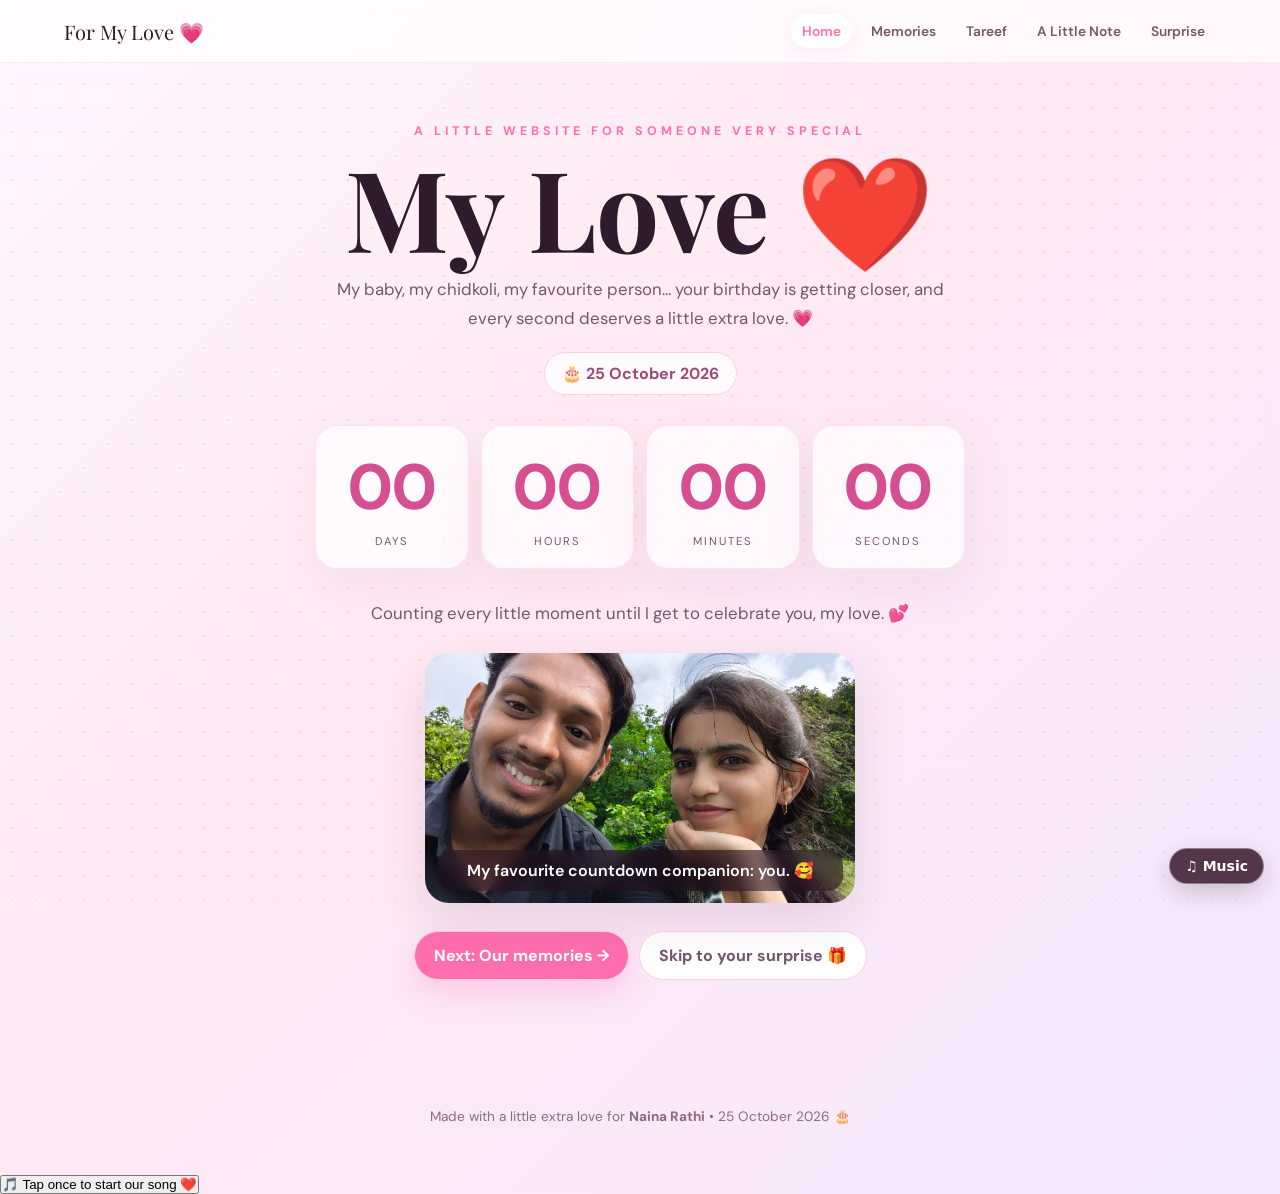
<file: index.html>
<!DOCTYPE html><html lang="en"><head><meta charset="UTF-8"><meta name="viewport" content="width=device-width,initial-scale=1.0">
<title>Birthday Countdown | My Love</title><link rel="stylesheet" href="style.css">
<link rel="manifest" href="manifest.webmanifest"><meta name="theme-color" content="#ff6fae"><meta name="mobile-web-app-capable" content="yes"><meta name="apple-mobile-web-app-capable" content="yes"><meta name="apple-mobile-web-app-status-bar-style" content="default"><link rel="apple-touch-icon" href="assets/icon-192.png"></head><body>
<nav><a class="brand" href="index.html">For My Love 💗</a><div class="navlinks"><a class="active" href="index.html">Home</a><a href="memories.html">Memories</a><a href="tareef.html">Tareef</a><a href="letter.html">A Little Note</a><a href="surprise.html">Surprise</a></div></nav>
<main class="container hero"><div class="hero-inner">
<div class="kicker">A little website for someone very special</div>
<h1>My Love ❤️</h1>
<p class="subtitle">My baby, my chidkoli, my favourite person… your birthday is getting closer, and every second deserves a little extra love. 💗</p>
<div class="pill">🎂 25 October 2026</div>
<div class="countdown">
<div class="unit"><div class="num" id="days">--</div><div class="lab">Days</div></div><div class="unit"><div class="num" id="hours">--</div><div class="lab">Hours</div></div><div class="unit"><div class="num" id="minutes">--</div><div class="lab">Minutes</div></div><div class="unit"><div class="num" id="seconds">--</div><div class="lab">Seconds</div></div></div>
<p class="count-label">Counting every little moment until I get to celebrate you, my love. 💕</p>
<div class="mini-photo"><img src="assets/love2.jpg" alt="A favourite moment together"><div>My favourite countdown companion: you. 🥰</div></div>
<div style="margin-top:20px"><a class="btn primary" href="memories.html">Next: Our memories →</a><a class="btn secondary" href="surprise.html">Skip to your surprise 🎁</a></div>
<div style="margin-top:8px"><button id="installApp" class="btn secondary" style="cursor:pointer;display:none">📲 Install Birthday App</button></div>
</div></main><footer>Made with a little extra love for <b>Naina Rathi</b> • 25 October 2026 🎂</footer>
<script src="script.js"></script></body></html>
</file>
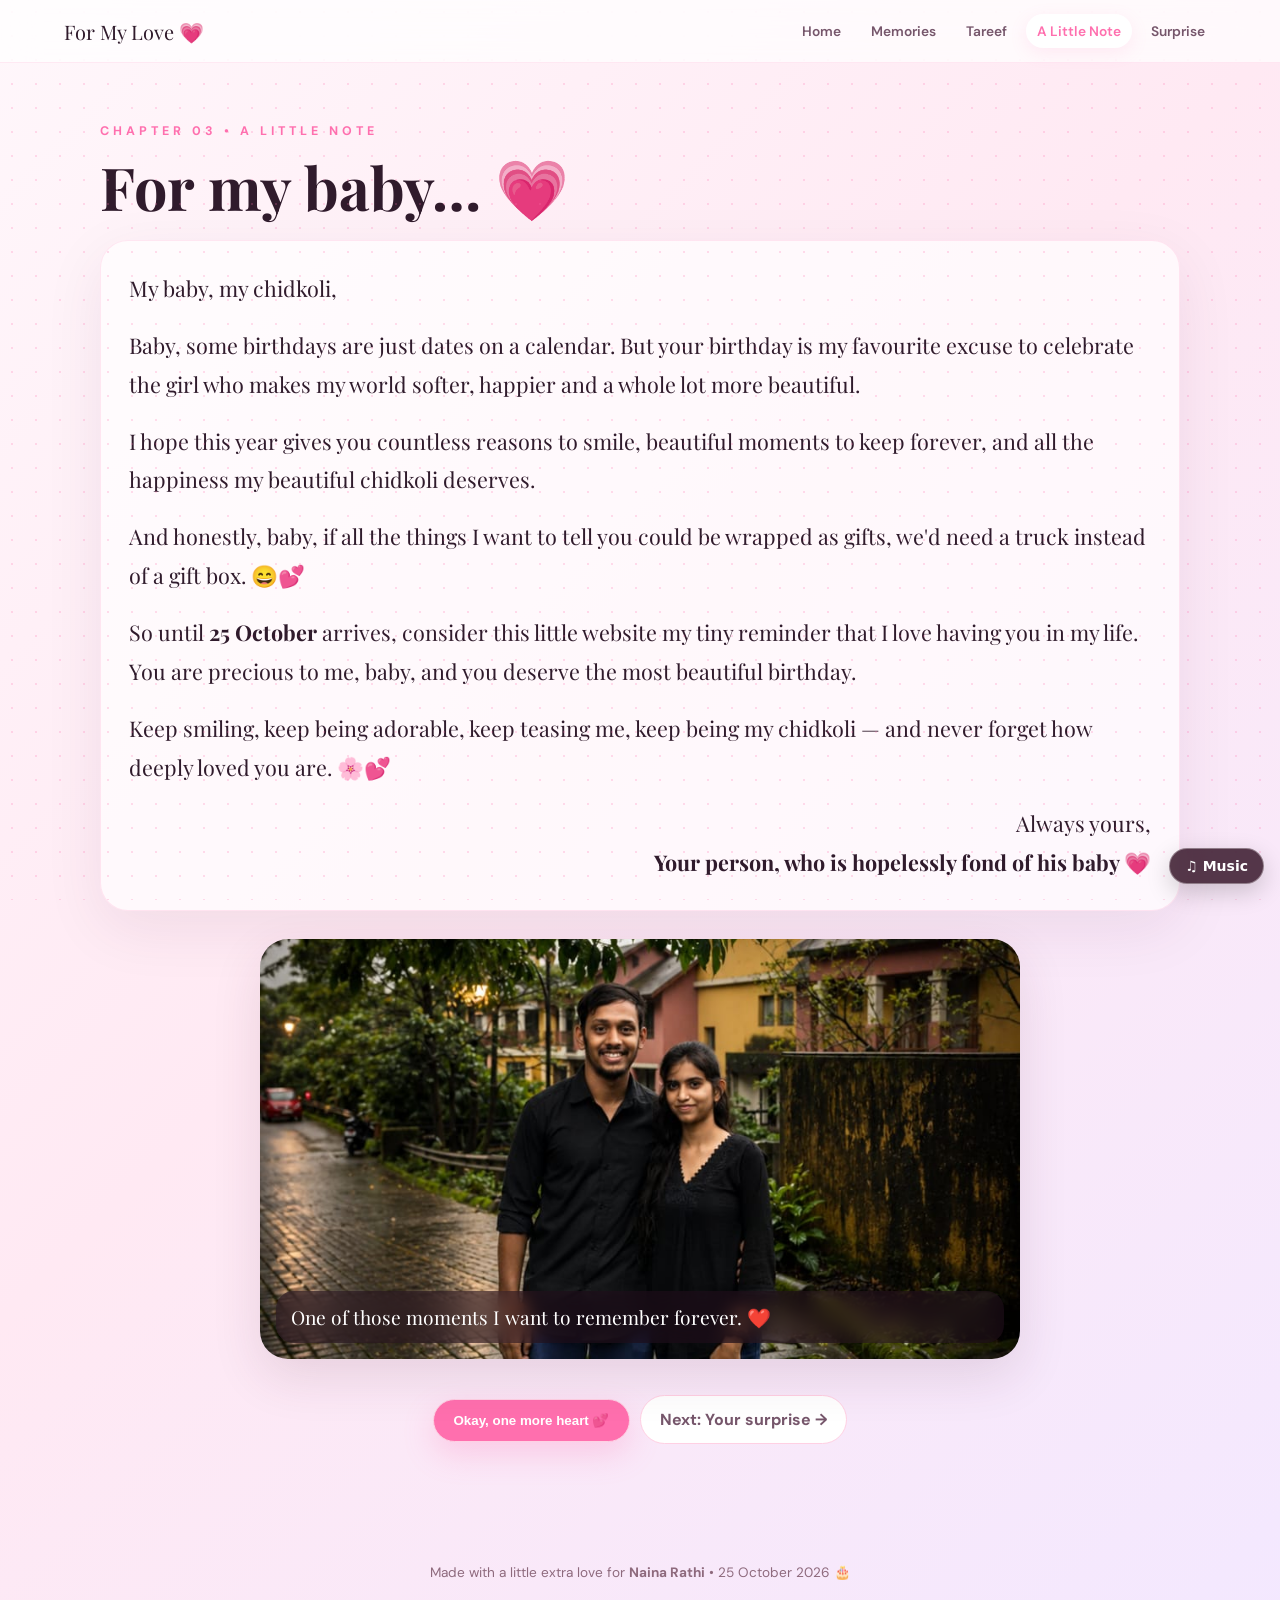
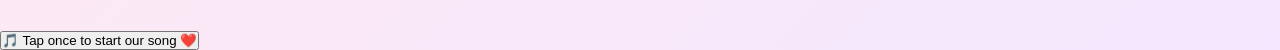
<file: letter.html>
<!DOCTYPE html><html lang="en"><head><meta charset="UTF-8"><meta name="viewport" content="width=device-width,initial-scale=1.0">
<title>A Little Note | Naina Rathi</title><link rel="stylesheet" href="style.css"></head><body>
<nav><a class="brand" href="index.html">For My Love 💗</a><div class="navlinks"><a href="index.html">Home</a><a href="memories.html">Memories</a><a href="tareef.html">Tareef</a><a class="active" href="letter.html">A Little Note</a><a href="surprise.html">Surprise</a></div></nav>
<main class="container">
<div class="kicker">Chapter 03 • A little note</div><h2>For my baby… 💗</h2>
<div class="card letter"><p>My baby, my chidkoli,</p><p>Baby, some birthdays are just dates on a calendar. But your birthday is my favourite excuse to celebrate the girl who makes my world softer, happier and a whole lot more beautiful.</p><p>I hope this year gives you countless reasons to smile, beautiful moments to keep forever, and all the happiness my beautiful chidkoli deserves.</p><p>And honestly, baby, if all the things I want to tell you could be wrapped as gifts, we'd need a truck instead of a gift box. 😄💕</p><p>So until <b>25 October</b> arrives, consider this little website my tiny reminder that I love having you in my life. You are precious to me, baby, and you deserve the most beautiful birthday.</p><p>Keep smiling, keep being adorable, keep teasing me, keep being my chidkoli — and never forget how deeply loved you are. 🌸💕</p><p style="text-align:right">Always yours,<br><b>Your person, who is hopelessly fond of his baby 💗</b></p></div>
<div class="feature-wide"><img src="assets/love3.jpg" alt="A tender memory"><div>One of those moments I want to remember forever. ❤️</div></div>
<div style="text-align:center;margin-top:28px"><button class="btn primary" data-hearts>Okay, one more heart 💕</button><a class="btn secondary" href="surprise.html">Next: Your surprise →</a></div>
</main><footer>Made with a little extra love for <b>Naina Rathi</b> • 25 October 2026 🎂</footer><script src="script.js"></script></body></html>
</file>
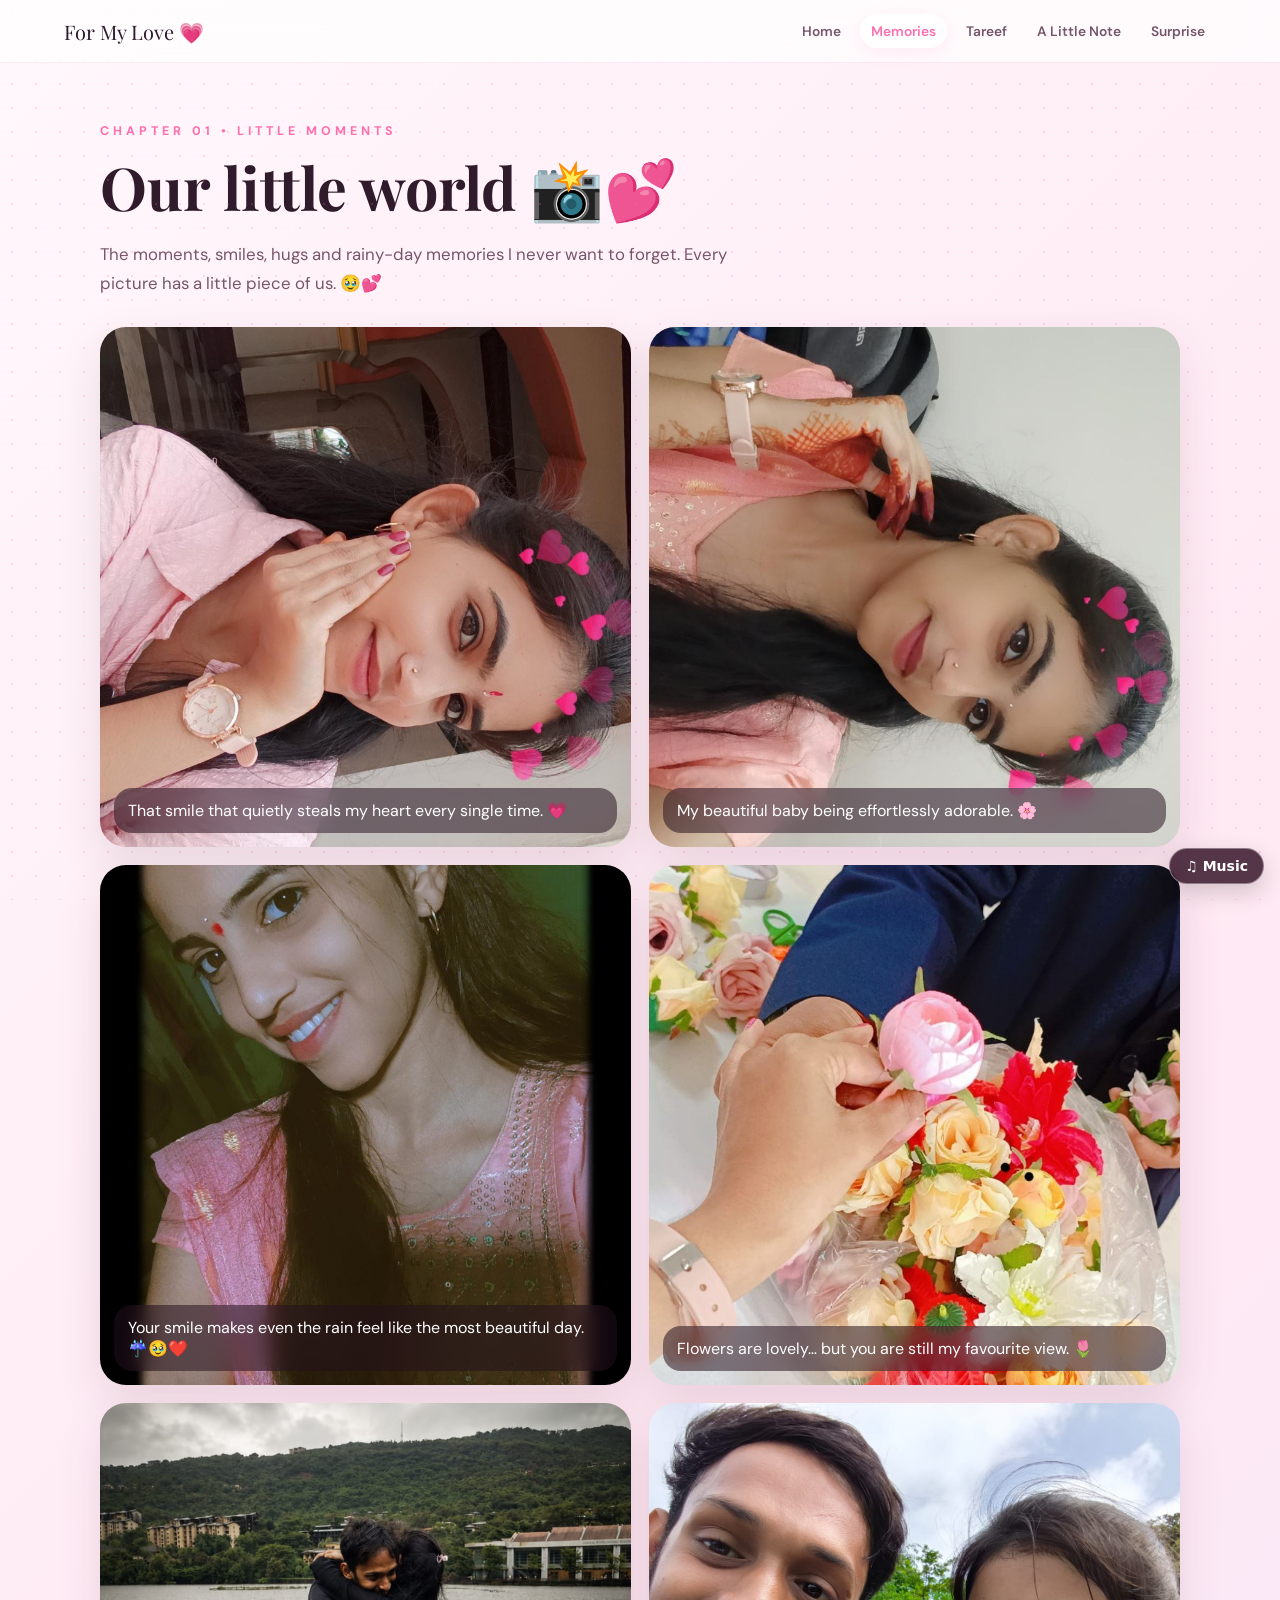
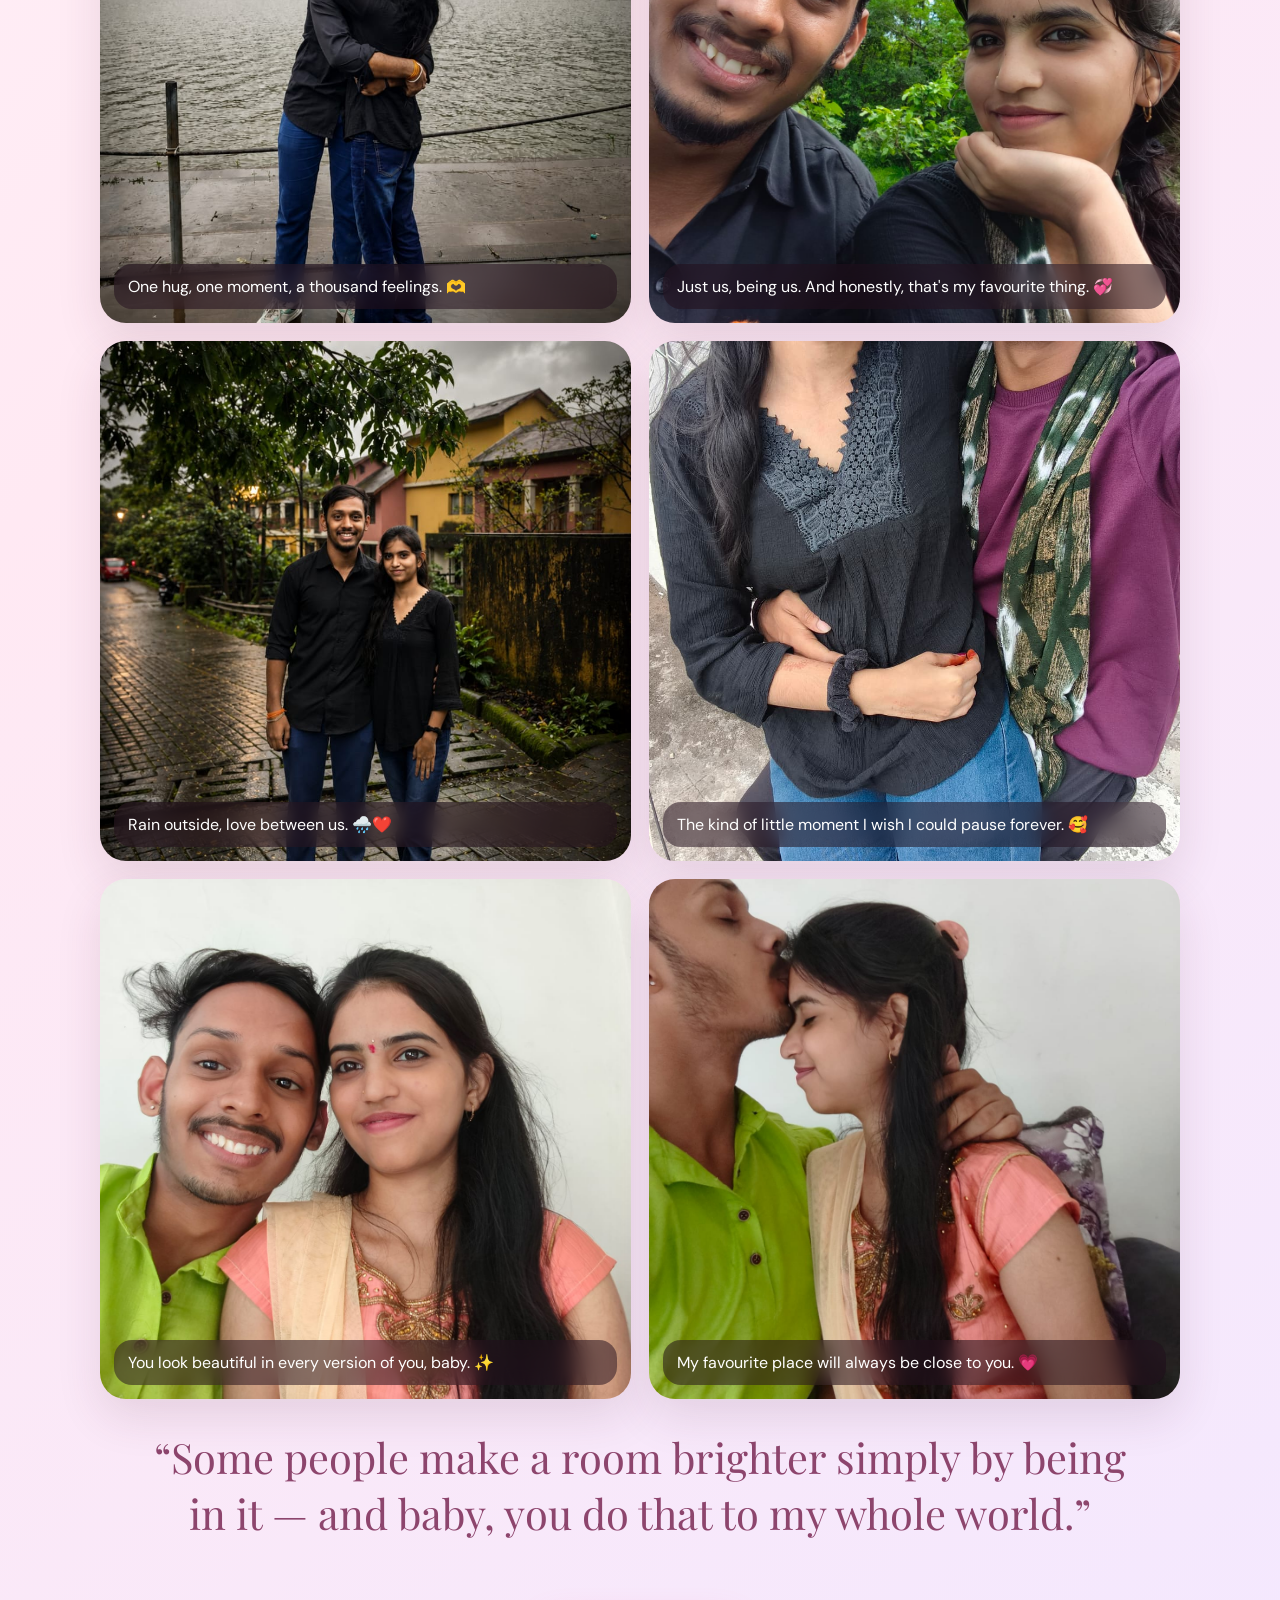
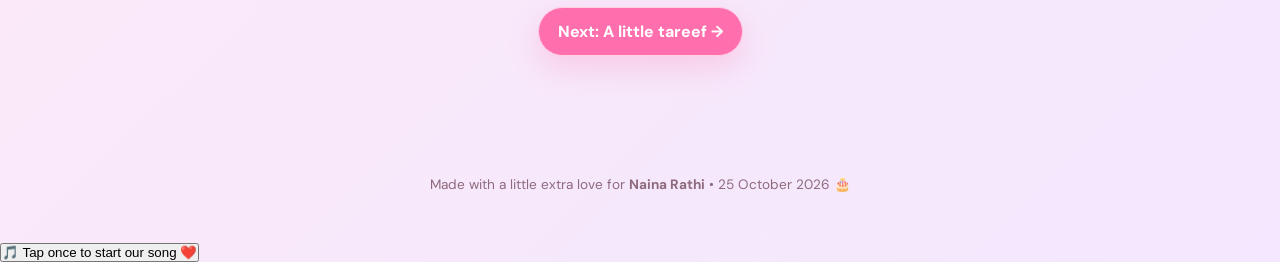
<file: memories.html>
<!DOCTYPE html><html lang="en"><head><meta charset="UTF-8"><meta name="viewport" content="width=device-width,initial-scale=1.0">
<title>Memories | Naina Rathi</title><link rel="stylesheet" href="style.css"></head><body>
<nav><a class="brand" href="index.html">For My Love 💗</a><div class="navlinks"><a href="index.html">Home</a><a class="active" href="memories.html">Memories</a><a href="tareef.html">Tareef</a><a href="letter.html">A Little Note</a><a href="surprise.html">Surprise</a></div></nav>
<main class="container">
<div class="kicker">Chapter 01 • Little moments</div><h2>Our little world 📸💕</h2>
<p class="subtitle" style="margin:0">The moments, smiles, hugs and rainy-day memories I never want to forget. Every picture has a little piece of us. 🥹💕</p>
<div class="gallery">
<div class="photo tall"><img src="assets/photo1.jpg" alt="A sweet memory"><div class="caption">That smile that quietly steals my heart every single time. 💗</div></div>
<div class="photo"><img src="assets/photo2.jpg" alt="A happy memory"><div class="caption">My beautiful baby being effortlessly adorable. 🌸</div></div>
<div class="photo"><img src="assets/photo3.jpg" alt="A rainy day memory"><div class="caption">Your smile makes even the rain feel like the most beautiful day. ☔🥹❤️</div></div>
<div class="photo tall"><img src="assets/photo4.jpg" alt="A flower memory"><div class="caption">Flowers are lovely… but you are still my favourite view. 🌷</div></div>
<div class="photo"><img src="assets/love1.jpg" alt="Us together by the water"><div class="caption">One hug, one moment, a thousand feelings. 🫶</div></div>
<div class="photo tall"><img src="assets/love2.jpg" alt="A close selfie together"><div class="caption">Just us, being us. And honestly, that's my favourite thing. 💞</div></div>
<div class="photo tall"><img src="assets/love3.jpg" alt="A rainy evening together"><div class="caption">Rain outside, love between us. 🌧️❤️</div></div>
<div class="photo"><img src="assets/love4.jpg" alt="A playful close memory"><div class="caption">The kind of little moment I wish I could pause forever. 🥰</div></div>
<div class="photo"><img src="assets/love5.jpg" alt="A traditional celebration together"><div class="caption">You look beautiful in every version of you, baby. ✨</div></div>
<div class="photo tall"><img src="assets/love6.jpg" alt="A tender birthday memory"><div class="caption">My favourite place will always be close to you. 💗</div></div>
</div>
<div class="quote">“Some people make a room brighter simply by being in it — and baby, you do that to my whole world.”</div>
<div class="page-nav"><a class="btn primary" href="tareef.html">Next: A little tareef →</a></div>
</main><footer>Made with a little extra love for <b>Naina Rathi</b> • 25 October 2026 🎂</footer>
<script src="script.js"></script></body></html>
</file>
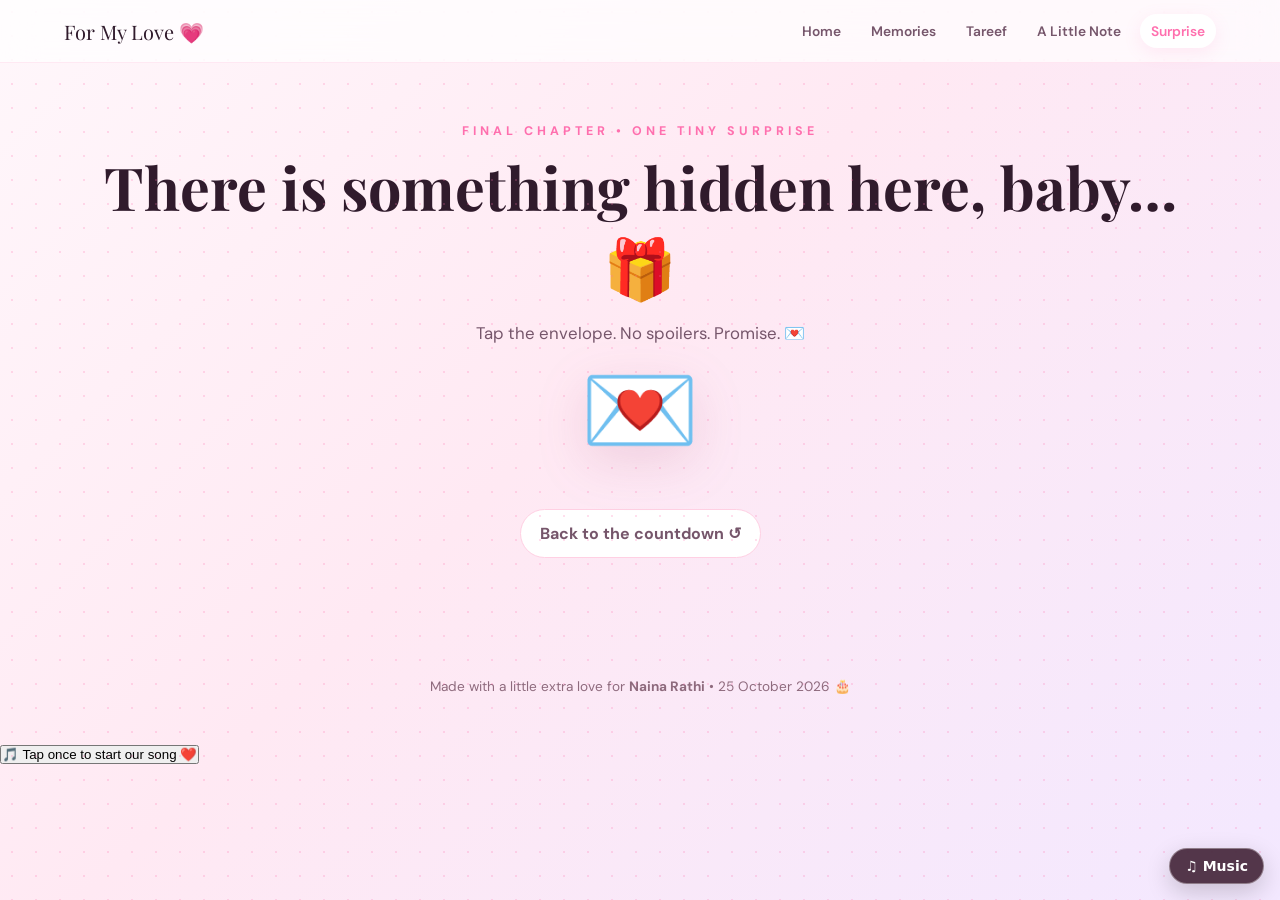
<file: surprise.html>
<!DOCTYPE html><html lang="en"><head><meta charset="UTF-8"><meta name="viewport" content="width=device-width,initial-scale=1.0">
<title>Surprise | Birthday Love</title><link rel="stylesheet" href="style.css"></head><body>
<nav><a class="brand" href="index.html">For My Love 💗</a><div class="navlinks"><a href="index.html">Home</a><a href="memories.html">Memories</a><a href="tareef.html">Tareef</a><a href="letter.html">A Little Note</a><a class="active" href="surprise.html">Surprise</a></div></nav>
<main class="container surprise"><div>
<div class="kicker">Final Chapter • One tiny surprise</div><h2>There is something hidden here, baby… 🎁</h2>
<p class="subtitle">Tap the envelope. No spoilers. Promise. 💌</p>
<div id="reveal" class="envelope" title="Open">💌</div>
<div id="secret" class="card hidden" style="max-width:780px;margin:20px auto 0"><h2 style="font-size:2.45rem">Happy Birthday Baby Ji ❤️🎂</h2><p class="subtitle">May your 25th October be filled with laughter, flowers, cake, beautiful surprises, cuddles, and all the love your little heart can hold. 💕</p><div class="love-note"><p>And baby, I have a little confession too… 🥹❤️</p><p>I'm sorry for annoying you so much, for teasing you when you least expect it, and for all the little things I do that sometimes make you roll your eyes at me. 😭😂 I know I can be a little too much sometimes, but please know that behind every bit of that nonsense is someone who loves you more than he knows how to put into words.</p><p>I love your smile, your laugh, your cute little expressions, your stubborn moments, and yes… <b>even when you're angry, you still look so pretty to me.</b> 🥺💕 Somehow, even your angry face manages to steal my heart.</p><p>So if I ever annoy you again, just remember: <b>I'm probably being stupid because I love you a lot. ❤️</b> I don't promise to stop teasing you completely, but I do promise to keep loving you, choosing you, and trying to make you smile.</p><p>Happy Birthday, my baby ji. You are one of the sweetest parts of my life, and I'm so grateful for every hug, every laugh, every silly moment, and every memory we've made together. 🫶🌸</p><p class="love-signoff">Always yours,<br><b>Your annoying-but-completely-in-love person 💗</b></p></div><div class="secret-photo"><img src="assets/love1.jpg" alt="A favourite hug"><span>My favourite place will always be right here — close to you, holding you, and making memories with you. ❤️🫂</span></div><div style="font-size:2rem;margin-top:16px">🎈 🎂 🌷 💗 ✨ 🥳</div></div>
<div class="page-nav"><a class="btn secondary" href="index.html">Back to the countdown ↺</a></div>
</div></main><footer>Made with a little extra love for <b>Naina Rathi</b> • 25 October 2026 🎂</footer><script src="script.js"></script></body></html>
</file>
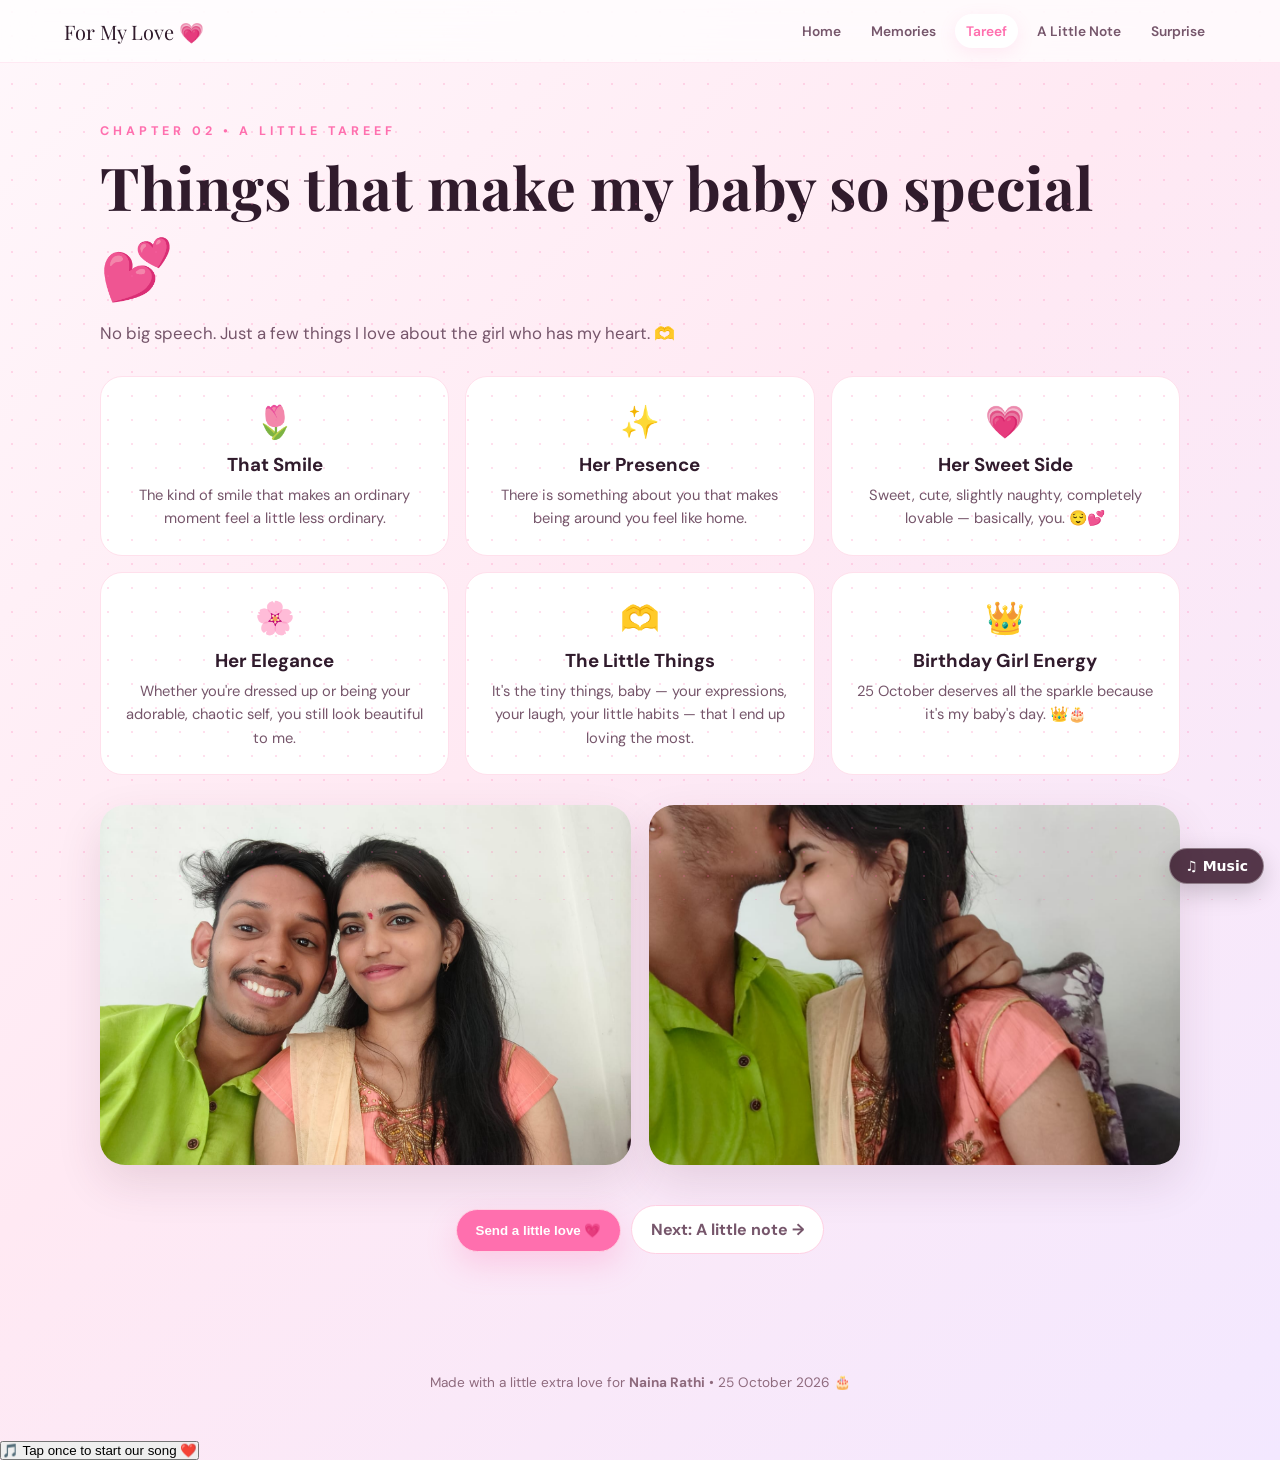
<file: tareef.html>
<!DOCTYPE html><html lang="en"><head><meta charset="UTF-8"><meta name="viewport" content="width=device-width,initial-scale=1.0">
<title>Tareef | Naina Rathi</title><link rel="stylesheet" href="style.css"></head><body>
<nav><a class="brand" href="index.html">For My Love 💗</a><div class="navlinks"><a href="index.html">Home</a><a href="memories.html">Memories</a><a class="active" href="tareef.html">Tareef</a><a href="letter.html">A Little Note</a><a href="surprise.html">Surprise</a></div></nav>
<main class="container">
<div class="kicker">Chapter 02 • A little tareef</div><h2>Things that make my baby so special 💕</h2>
<p class="subtitle" style="margin:0">No big speech. Just a few things I love about the girl who has my heart. 🫶</p>
<div class="tareef">
<div class="item"><div class="icon">🌷</div><h3>That Smile</h3><p>The kind of smile that makes an ordinary moment feel a little less ordinary.</p></div>
<div class="item"><div class="icon">✨</div><h3>Her Presence</h3><p>There is something about you that makes being around you feel like home.</p></div>
<div class="item"><div class="icon">💗</div><h3>Her Sweet Side</h3><p>Sweet, cute, slightly naughty, completely lovable — basically, you. 😌💕</p></div>
<div class="item"><div class="icon">🌸</div><h3>Her Elegance</h3><p>Whether you're dressed up or being your adorable, chaotic self, you still look beautiful to me.</p></div>
<div class="item"><div class="icon">🫶</div><h3>The Little Things</h3><p>It's the tiny things, baby — your expressions, your laugh, your little habits — that I end up loving the most.</p></div>
<div class="item"><div class="icon">👑</div><h3>Birthday Girl Energy</h3><p>25 October deserves all the sparkle because it's my baby's day. 👑🎂</p></div>
</div>
<div class="feature-pair"><img src="assets/love5.jpg" alt="Beautiful memory"><img src="assets/love6.jpg" alt="Sweet memory"></div>
<div style="text-align:center;margin-top:32px"><button class="btn primary" data-hearts>Send a little love 💗</button><a class="btn secondary" href="letter.html">Next: A little note →</a></div>
</main><footer>Made with a little extra love for <b>Naina Rathi</b> • 25 October 2026 🎂</footer><script src="script.js"></script></body></html>
</file>
<file: style.css>
@import url('https://fonts.googleapis.com/css2?family=DM+Sans:wght@400;500;600;700&family=Playfair+Display:wght@600;700&display=swap');
:root{--pink:#ff6fae;--rose:#ff9bc8;--cream:#fff7fb;--ink:#301b2c;--muted:#76566b;--glass:rgba(255,255,255,.68)}
*{box-sizing:border-box;margin:0;padding:0}
html{scroll-behavior:smooth}
body{font-family:'DM Sans',sans-serif;color:var(--ink);background:linear-gradient(135deg,#fff7fb 0%,#ffe9f3 45%,#f3e8ff 100%);min-height:100vh;overflow-x:hidden}
body:before{content:"";position:fixed;inset:0;pointer-events:none;opacity:.22;background-image:radial-gradient(#ff6fae 1px,transparent 1px);background-size:24px 24px}
nav{position:sticky;top:0;z-index:20;margin:0 auto;padding:14px 5%;display:flex;justify-content:space-between;align-items:center;background:rgba(255,255,255,.72);backdrop-filter:blur(18px);border-bottom:1px solid rgba(255,111,174,.14)}
.brand{font-family:'Playfair Display';font-size:1.25rem;text-decoration:none;color:var(--ink)}
.navlinks{display:flex;gap:8px;flex-wrap:wrap;justify-content:flex-end}
.navlinks a{color:var(--muted);text-decoration:none;padding:8px 11px;border-radius:999px;font-size:.86rem;font-weight:600}
.navlinks a:hover,.navlinks a.active{background:#fff;color:var(--pink);box-shadow:0 5px 18px rgba(255,111,174,.12)}
.container{width:min(1080px,92%);margin:auto;padding:60px 0 90px}
.hero{min-height:calc(100vh - 70px);display:grid;place-items:center;text-align:center;position:relative}
.hero-inner{max-width:850px}
.kicker{text-transform:uppercase;letter-spacing:4px;font-size:.78rem;color:var(--pink);font-weight:700}
h1,h2{font-family:'Playfair Display',serif}
h1{font-size:clamp(3rem,9vw,7rem);line-height:.95;margin:15px 0}
h2{font-size:clamp(2rem,5vw,3.7rem);margin:8px 0 14px}
.subtitle{font-size:1.05rem;color:var(--muted);line-height:1.7;max-width:650px;margin:0 auto}
.pill{display:inline-block;margin-top:20px;padding:10px 17px;border-radius:999px;background:rgba(255,255,255,.75);border:1px solid #ffd0e3;color:#9a4c75;font-weight:700}
.countdown{display:grid;grid-template-columns:repeat(4,1fr);gap:12px;max-width:760px;margin:30px auto}
.unit{background:rgba(255,255,255,.72);border:1px solid rgba(255,111,174,.16);border-radius:22px;padding:20px 8px;box-shadow:0 16px 50px rgba(130,65,100,.08)}
.num{font-size:clamp(2rem,6vw,4rem);font-weight:800;color:#d64f91}
.lab{font-size:.7rem;letter-spacing:2px;text-transform:uppercase;color:var(--muted);margin-top:5px}
.btn{display:inline-flex;align-items:center;gap:8px;margin:8px 5px 0;padding:13px 19px;border-radius:999px;text-decoration:none;font-weight:700;border:1px solid #ffd0e3;transition:.2s}
.btn.primary{background:var(--pink);color:white;box-shadow:0 12px 30px rgba(255,111,174,.25)}
.btn.secondary{background:white;color:var(--muted)}
.btn:hover{transform:translateY(-2px)}
.card{background:rgba(255,255,255,.68);border:1px solid rgba(255,111,174,.15);border-radius:28px;padding:28px;box-shadow:0 18px 60px rgba(80,30,60,.08)}
.grid{display:grid;grid-template-columns:repeat(2,1fr);gap:22px}
.gallery{display:grid;grid-template-columns:repeat(2,1fr);gap:18px;margin-top:30px}
.photo{position:relative;overflow:hidden;border-radius:26px;background:#f9dbe9;min-height:360px;box-shadow:0 18px 45px rgba(80,30,60,.12)}
.photo.tall{min-height:520px}
.photo img{width:100%;height:100%;object-fit:cover;position:absolute;inset:0;transition:transform .5s}
.photo:hover img{transform:scale(1.045)}
.caption{position:absolute;left:14px;right:14px;bottom:14px;padding:12px 14px;border-radius:18px;background:rgba(35,16,30,.52);backdrop-filter:blur(10px);color:#fff}
.letter{font-family:'Playfair Display',serif;font-size:1.35rem;line-height:1.8}
.letter p+p{margin-top:18px}
.quote{font-family:'Playfair Display';font-size:clamp(1.5rem,4vw,2.6rem);line-height:1.35;text-align:center;color:#8d456d;padding:30px 5%}
.tareef{display:grid;grid-template-columns:repeat(3,1fr);gap:16px;margin-top:28px}
.tareef .item{padding:24px;border-radius:22px;background:#fff;border:1px solid #ffe0ec;text-align:center}
.icon{font-size:2rem}.item h3{margin:9px 0 7px}.item p{color:var(--muted);line-height:1.6;font-size:.92rem}
.surprise{min-height:55vh;display:grid;place-items:center;text-align:center}
.envelope{font-size:6rem;cursor:pointer;filter:drop-shadow(0 15px 25px rgba(160,60,110,.15));animation:float 2.8s ease-in-out infinite}
.hidden{display:none}
.reveal{animation:reveal .7s ease both}
footer{text-align:center;color:#8e6a7d;padding:30px 0 50px;font-size:.85rem}
.heart{position:fixed;z-index:50;pointer-events:none;font-size:20px;animation:heartUp 2.2s ease-out forwards}
.spark{position:fixed;z-index:40;pointer-events:none;font-size:18px;animation:spark 1.4s ease-out forwards}
@keyframes float{50%{transform:translateY(-13px) rotate(2deg)}}
@keyframes reveal{from{opacity:0;transform:translateY(18px)}to{opacity:1;transform:none}}
@keyframes heartUp{to{transform:translateY(-120px) scale(1.6) rotate(15deg);opacity:0}}
@keyframes spark{to{transform:translate(var(--x),var(--y)) scale(.3);opacity:0}}
@media(max-width:700px){nav{align-items:flex-start;gap:8px}.brand{font-size:1rem}.navlinks a{font-size:.72rem;padding:7px}.container{padding-top:42px}.countdown{gap:7px}.unit{padding:15px 4px;border-radius:17px}.gallery,.grid,.tareef{grid-template-columns:1fr}.photo,.photo.tall{min-height:460px}.letter{font-size:1.15rem}h1{font-size:clamp(3rem,16vw,5rem)}}

.page-nav{text-align:center;margin-top:28px}.count-label{font-size:1.05rem;color:var(--muted);line-height:1.7}.mini-photo{width:min(430px,90vw);margin:25px auto 0;position:relative;border-radius:24px;overflow:hidden;box-shadow:0 18px 50px rgba(80,30,60,.12)}.mini-photo img{display:block;width:100%;height:250px;object-fit:cover}.mini-photo div{position:absolute;left:12px;right:12px;bottom:12px;padding:10px 13px;border-radius:15px;background:rgba(35,16,30,.55);backdrop-filter:blur(8px);color:white;font-weight:600}.feature-pair{display:grid;grid-template-columns:1fr 1fr;gap:18px;margin-top:30px}.feature-pair img{width:100%;height:360px;object-fit:cover;border-radius:25px;box-shadow:0 18px 45px rgba(80,30,60,.12)}.feature-wide{margin:28px auto 0;max-width:760px;position:relative;border-radius:28px;overflow:hidden;box-shadow:0 18px 50px rgba(80,30,60,.12)}.feature-wide img{display:block;width:100%;height:420px;object-fit:cover}.feature-wide div{position:absolute;left:16px;right:16px;bottom:16px;padding:13px 15px;border-radius:18px;background:rgba(35,16,30,.55);backdrop-filter:blur(10px);color:#fff;font-family:'Playfair Display';font-size:1.2rem}.secret-photo{margin-top:22px;position:relative;border-radius:24px;overflow:hidden}.secret-photo img{display:block;width:100%;height:330px;object-fit:cover}.secret-photo span{position:absolute;left:14px;right:14px;bottom:14px;padding:12px 14px;border-radius:17px;background:rgba(35,16,30,.52);backdrop-filter:blur(10px);color:white}.envelope{user-select:none}
@media(max-width:700px){.feature-pair{grid-template-columns:1fr}.feature-pair img{height:330px}.feature-wide img{height:360px}.mini-photo img{height:230px}.page-nav .btn{width:100%;justify-content:center}}

/* Bigger, warmer birthday love note */
.love-note{margin-top:24px;padding:26px 28px;border-radius:24px;background:linear-gradient(135deg,rgba(255,247,251,.92),rgba(255,232,243,.8));border:1px solid rgba(255,111,174,.16);font-family:'Playfair Display',serif;font-size:1.25rem;line-height:1.85;color:#6f3d59;text-align:left;box-shadow:inset 0 1px rgba(255,255,255,.8)}
.love-note p+p{margin-top:17px}
.love-note p:first-child{font-size:1.45rem;color:#a14e78}
.love-signoff{text-align:right;color:#8d456d;margin-top:24px}
@media(max-width:700px){.love-note{padding:21px 18px;font-size:1.08rem;line-height:1.75}.love-note p:first-child{font-size:1.25rem}.love-signoff{text-align:center}}

/* Background love song control */
.music-control {
  position: fixed;
  right: 16px;
  bottom: 16px;
  z-index: 1000;
  border: 1px solid rgba(255,255,255,.45);
  background: rgba(58, 18, 42, .86);
  color: #fff;
  border-radius: 999px;
  padding: 10px 15px;
  font: inherit;
  font-weight: 700;
  box-shadow: 0 10px 28px rgba(0,0,0,.22);
  backdrop-filter: blur(10px);
  cursor: pointer;
}
.music-control:hover { transform: translateY(-1px); }
.music-hint {
  position: fixed;
  right: 16px;
  bottom: 64px;
  z-index: 1000;
  max-width: 250px;
  padding: 9px 12px;
  border-radius: 14px;
  background: rgba(255,255,255,.92);
  color: #4a2439;
  font-size: .86rem;
  box-shadow: 0 8px 22px rgba(0,0,0,.12);
}
@media (max-width: 600px) {
  .music-control { right: 12px; bottom: 12px; padding: 9px 13px; }
  .music-hint { right: 12px; bottom: 58px; }
}


/* Floating background-music control */
.music-toggle{
  position:fixed;
  right:16px;
  bottom:16px;
  z-index:1000;
  border:1px solid rgba(255,255,255,.35);
  border-radius:999px;
  padding:10px 15px;
  background:rgba(48,15,35,.82);
  color:#fff;
  font:600 14px/1 system-ui,-apple-system,Segoe UI,sans-serif;
  box-shadow:0 8px 25px rgba(0,0,0,.18);
  backdrop-filter:blur(10px);
  cursor:pointer;
}
.music-toggle.playing{box-shadow:0 8px 28px rgba(255,91,150,.28);}
.music-toggle:active{transform:scale(.97);}
@media(max-width:600px){.music-toggle{right:12px;bottom:12px;padding:9px 13px;font-size:13px;}}
</file>
